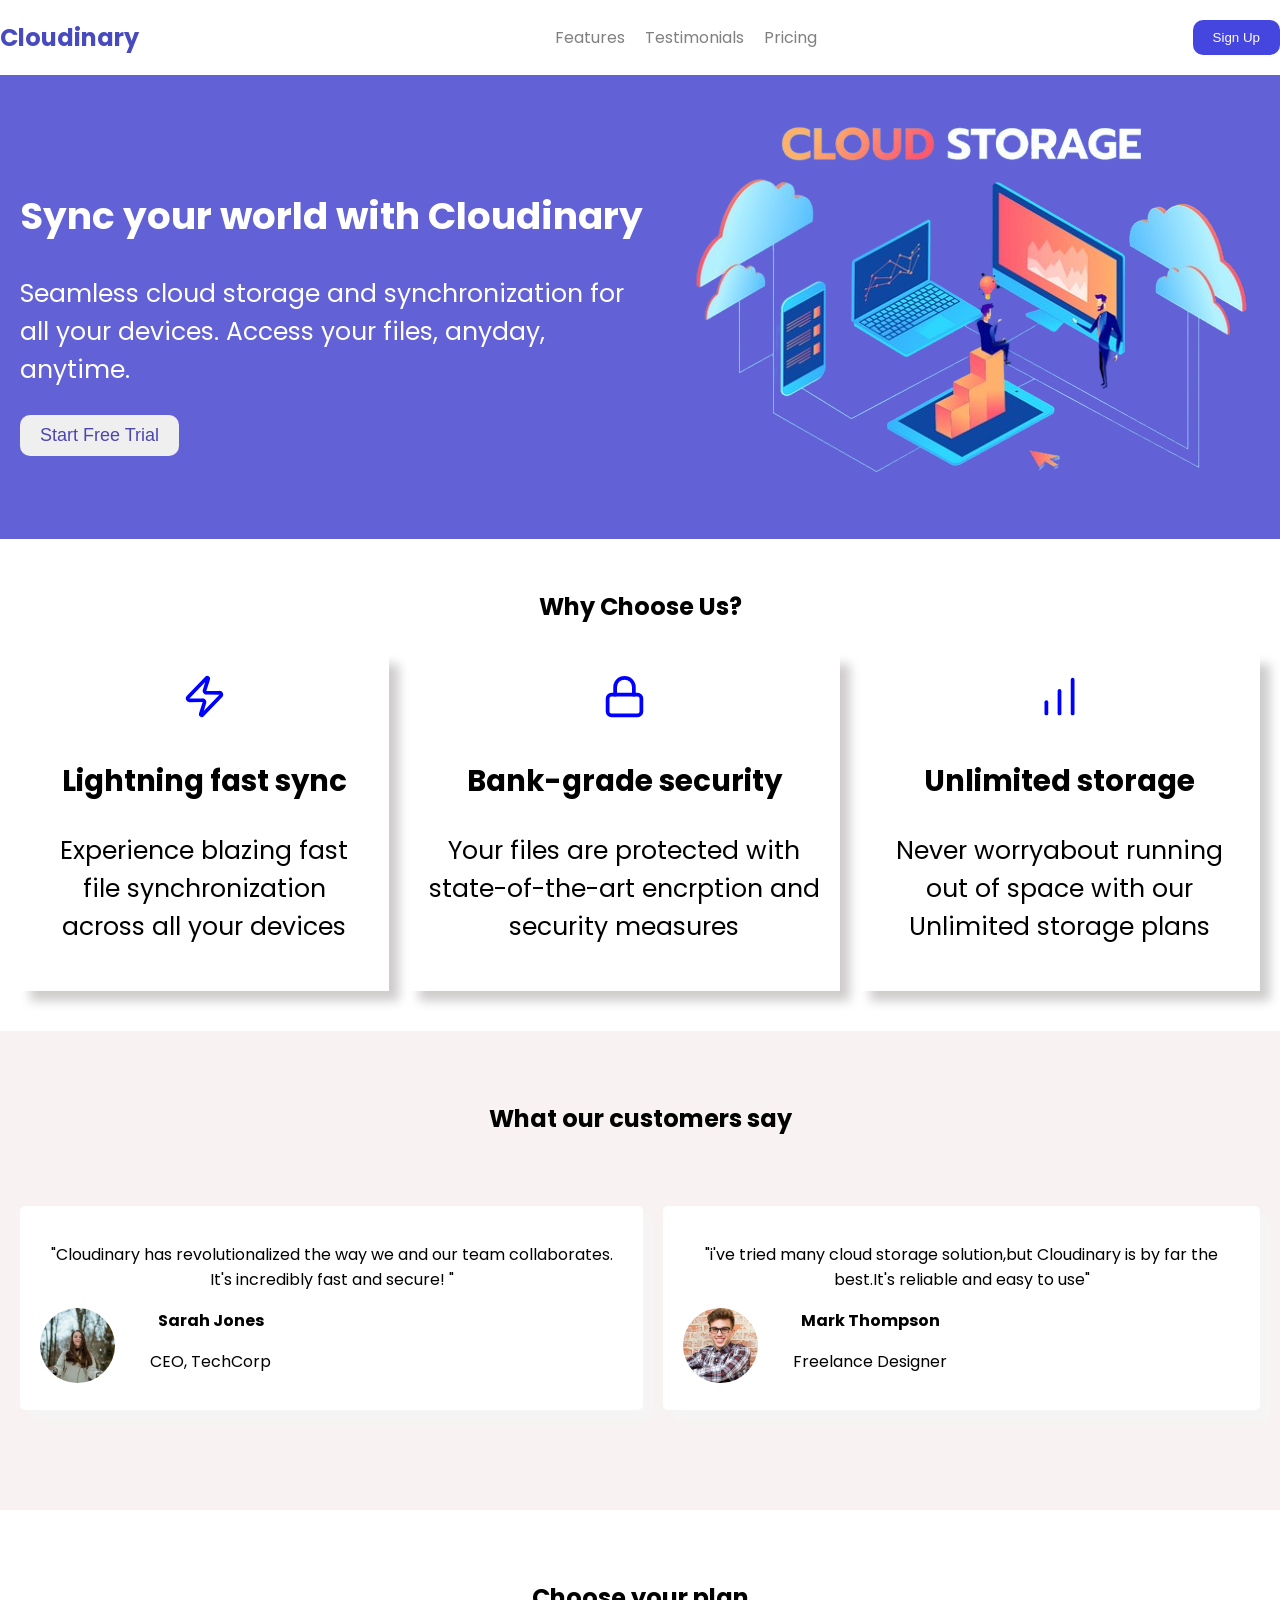
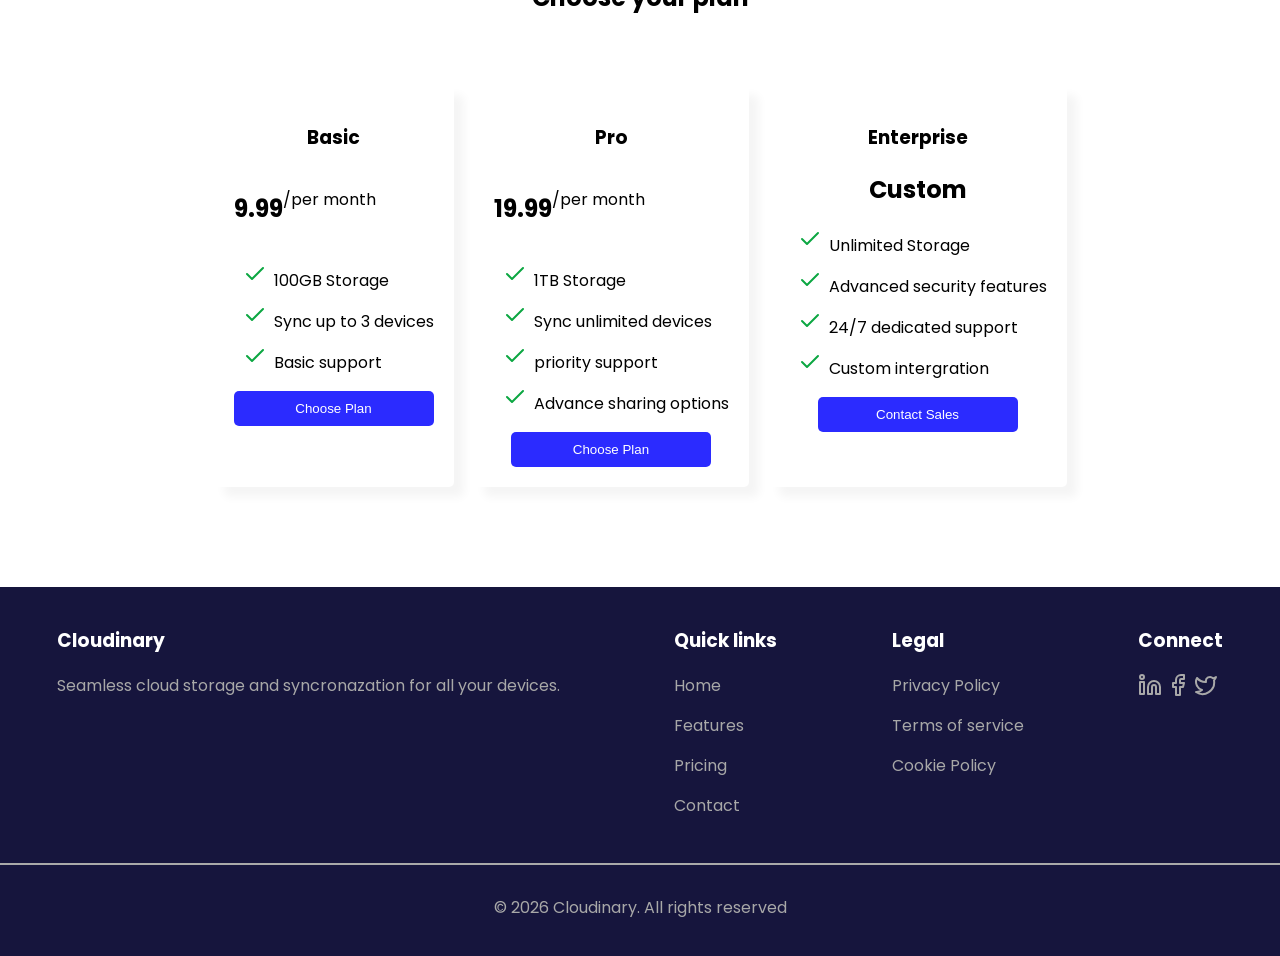
<file: index.html>
<!DOCTYPE html>
<html lang="en">

<head>
    <meta charset="UTF-8">
    <meta name="viewport" content="width=device-width, initial-scale=1.0">
    <link rel="stylesheet" type="text/css" href="index.css">
    <title>Cloudinary | Homepage
    </title>
</head>

<body>


    <nav>

        <div>
            <h1 class="h1tag">Cloudinary</h1>
        </div>

        <div>
            <ul class="nav-list">
                <li><a class="nav-link" href="">Features</a></li>
                <li><a class="nav-link" href="">Testimonials</a></li>
                <li><a class="nav-link" href="">Pricing</a></li>
            </ul>

        </div>

        <div>
            <button class="burron">Sign Up</button>
        </div>
    </nav>



    <!-- Hero section -->

    <section class="hero-section">
        <div>
            <h1>Sync your world with Cloudinary</h1>
            <p>Seamless cloud storage and synchronization for all your devices. Access your files, anyday, anytime.</p>
            <button class="botton2">Start Free Trial</button>
        </div>

        <div class="hero-section-img-div">
            <img src="Image20251018201459.png" alt="">
        </div>

    </section>


    <!-- Why choose us section -->
    <section class="why-choose">
        <h2>Why Choose Us?</h2>
        <div class="why-choose2">

            <div class="reasons-1">
                <svg xmlns="http://www.w3.org/2000/svg" width="45" height="45" viewBox="0 0 24 24" fill="none"
                    stroke="blue" stroke-width="2" stroke-linecap="round" stroke-linejoin="round"
                    class="lucide lucide-zap-icon lucide-zap">
                    <path
                        d="M4 14a1 1 0 0 1-.78-1.63l9.9-10.2a.5.5 0 0 1 .86.46l-1.92 6.02A1 1 0 0 0 13 10h7a1 1 0 0 1 .78 1.63l-9.9 10.2a.5.5 0 0 1-.86-.46l1.92-6.02A1 1 0 0 0 11 14z" />
                </svg>
                <h3>Lightning fast sync</h3>
                <p>Experience blazing fast file synchronization across all your devices</p>
            </div>
            <div class="reasons-1">
                <svg xmlns="http://www.w3.org/2000/svg" width="45" height="45" viewBox="0 0 24 24" fill="none"
                    stroke="blue" stroke-width="2" stroke-linecap="round" stroke-linejoin="round"
                    class="lucide lucide-lock-icon lucide-lock">
                    <rect width="18" height="11" x="3" y="11" rx="2" ry="2" />
                    <path d="M7 11V7a5 5 0 0 1 10 0v4" />
                </svg>
                <h3>Bank-grade security</h3>
                <p>Your files are protected with state-of-the-art encrption and security measures</p>

            </div>
            <div class="reasons-1">
                <svg xmlns="http://www.w3.org/2000/svg" width="45" height="45" viewBox="0 0 24 24" fill="blue"
                    stroke="blue" stroke-width="2" stroke-linecap="round" stroke-linejoin="round"
                    class="lucide lucide-chart-no-axes-column-increasing-icon lucide-chart-no-axes-column-increasing">
                    <path d="M5 21v-6" />
                    <path d="M12 21V9" />
                    <path d="M19 21V3" />
                </svg>
                <h3>Unlimited storage</h3>
                <p>Never worryabout running out of space with our Unlimited storage plans</p>
            </div>
        </div>

    </section>




    <section class="feedback-section">

        <h2>What our customers say</h2>
        <div class="feedback-div">

            <div class="feedback">
                <p>&quot;Cloudinary has revolutionalized the way we and our team collaborates. It's incredibly fast and
                    secure! &quot; </p>
                <div class="feedback-info">
                    <div>
                        <img class="feedback-img" src="Image20260201200125.jpg" height="75" width="75" alt="">
                    </div>

                    <div>
                        <strong>Sarah Jones</strong>

                        <br>

                        <p>CEO, TechCorp</p>
                    </div>
                </div>
            </div>




            <div class="feedback">
                <p>&quot;i've tried many cloud storage solution,but Cloudinary
                    is by far the best.It's reliable and easy to use&quot; </p>
                <div class="feedback-info">
                    <div>
                        <img class="feedback-img" src="Image20260201200134.jpg" height="75" width="75" alt="">
                    </div>

                    <div>
                        <strong>Mark Thompson</strong>

                        <br>

                        <p>Freelance Designer</p>
                    </div>
                </div>
            </div>
        </div>

    </section>
    <section class="plan-section">
        <div>

            <h1>Choose your plan</h1>

        </div>
        <div class="plan-div">
            <div class="plan">
                <h3>Basic</h3>
                <div class="price">
                    <h2>9.99</h2>
                    <p>/per month</p>
                </div>
                <ul>

                    <li>
                        100GB Storage
                    </li>
                    <li>
                        Sync up to 3 devices
                    </li>
                    <li>
                        Basic support
                    </li>
                </ul>
                <button class="button">Choose Plan</button>
            </div>
            <div class="plan">
                <h3>Pro</h3>
                <div class="price">
                    <h2>19.99</h2>
                    <p>/per month</p>
                </div>
                <ul>

                    <li>
                        1TB Storage
                    </li>
                    <li>
                        Sync unlimited devices
                    </li>
                    <li>
                        priority support
                    </li>
                    <li>
                        Advance sharing options
                    </li>
                </ul>
                <button class="button">Choose Plan</button>
            </div>
            <div class="plan">

                <h3>Enterprise</h3>
                <h2>Custom</h2>


                <ul>

                    <li>
                        Unlimited Storage
                    </li>
                    <li>
                        Advanced security features
                    </li>
                    <li>
                        24/7 dedicated support
                    </li>
                    <li>
                        Custom intergration
                    </li>
                </ul>
                <button class="button">Contact Sales</button>
            </div>
        </div>

    </section>
    <footer>
        <div class="footer-container">
            <div class="summary1">

                <h3>Cloudinary</h3>
                <p>Seamless cloud storage and syncronazation for all your devices.</p>

            </div>

            <div>

                <h3>Quick links</h3>
                <ul class="footer-list">

                    <li>Home</li>
                    <li>Features</li>
                    <li>Pricing</li>
                    <li>Contact</li>
                </ul>

            </div>
            <div>

                <h3>Legal</h3>
                <ul class="footer-list">

                    <li>Privacy Policy</li>
                    <li>Terms of service</li>
                    <li>Cookie Policy</li>

                </ul>

            </div>
            <div>
                <h3>Connect </h3>
                <div><svg xmlns="http://www.w3.org/2000/svg" width="24" height="24" viewBox="0 0 24 24" fill="none"
                        stroke="currentColor" stroke-width="2" stroke-linecap="round" stroke-linejoin="round"
                        class="lucide lucide-linkedin-icon lucide-linkedin">
                        <path d="M16 8a6 6 0 0 1 6 6v7h-4v-7a2 2 0 0 0-2-2 2 2 0 0 0-2 2v7h-4v-7a6 6 0 0 1 6-6z" />
                        <rect width="4" height="12" x="2" y="9" />
                        <circle cx="4" cy="4" r="2" />
                    </svg>
                    <svg xmlns="http://www.w3.org/2000/svg" width="24" height="24" viewBox="0 0 24 24" fill="none"
                        stroke="currentColor" stroke-width="2" stroke-linecap="round" stroke-linejoin="round"
                        class="lucide lucide-facebook-icon lucide-facebook">
                        <path d="M18 2h-3a5 5 0 0 0-5 5v3H7v4h3v8h4v-8h3l1-4h-4V7a1 1 0 0 1 1-1h3z" />
                    </svg> <svg xmlns="http://www.w3.org/2000/svg" width="24" height="24" viewBox="0 0 24 24"
                        fill="none" stroke="currentColor" stroke-width="2" stroke-linecap="round"
                        stroke-linejoin="round" class="lucide lucide-twitter-icon lucide-twitter">
                        <path
                            d="M22 4s-.7 2.1-2 3.4c1.6 10-9.4 17.3-18 11.6 2.2.1 4.4-.6 6-2C3 15.5.5 9.6 3 5c2.2 2.6 5.6 4.1 9 4-.9-4.2 4-6.6 7-3.8 1.1 0 3-1.2 3-1.2z" />
                    </svg>
                </div>
            </div>
        </div>
        <div>
            <hr class="footer-line">
            <p class="rights">&COPY; 2026 Cloudinary. All rights reserved</p>
        </div>



    </footer>



</body>

</html>
</file>
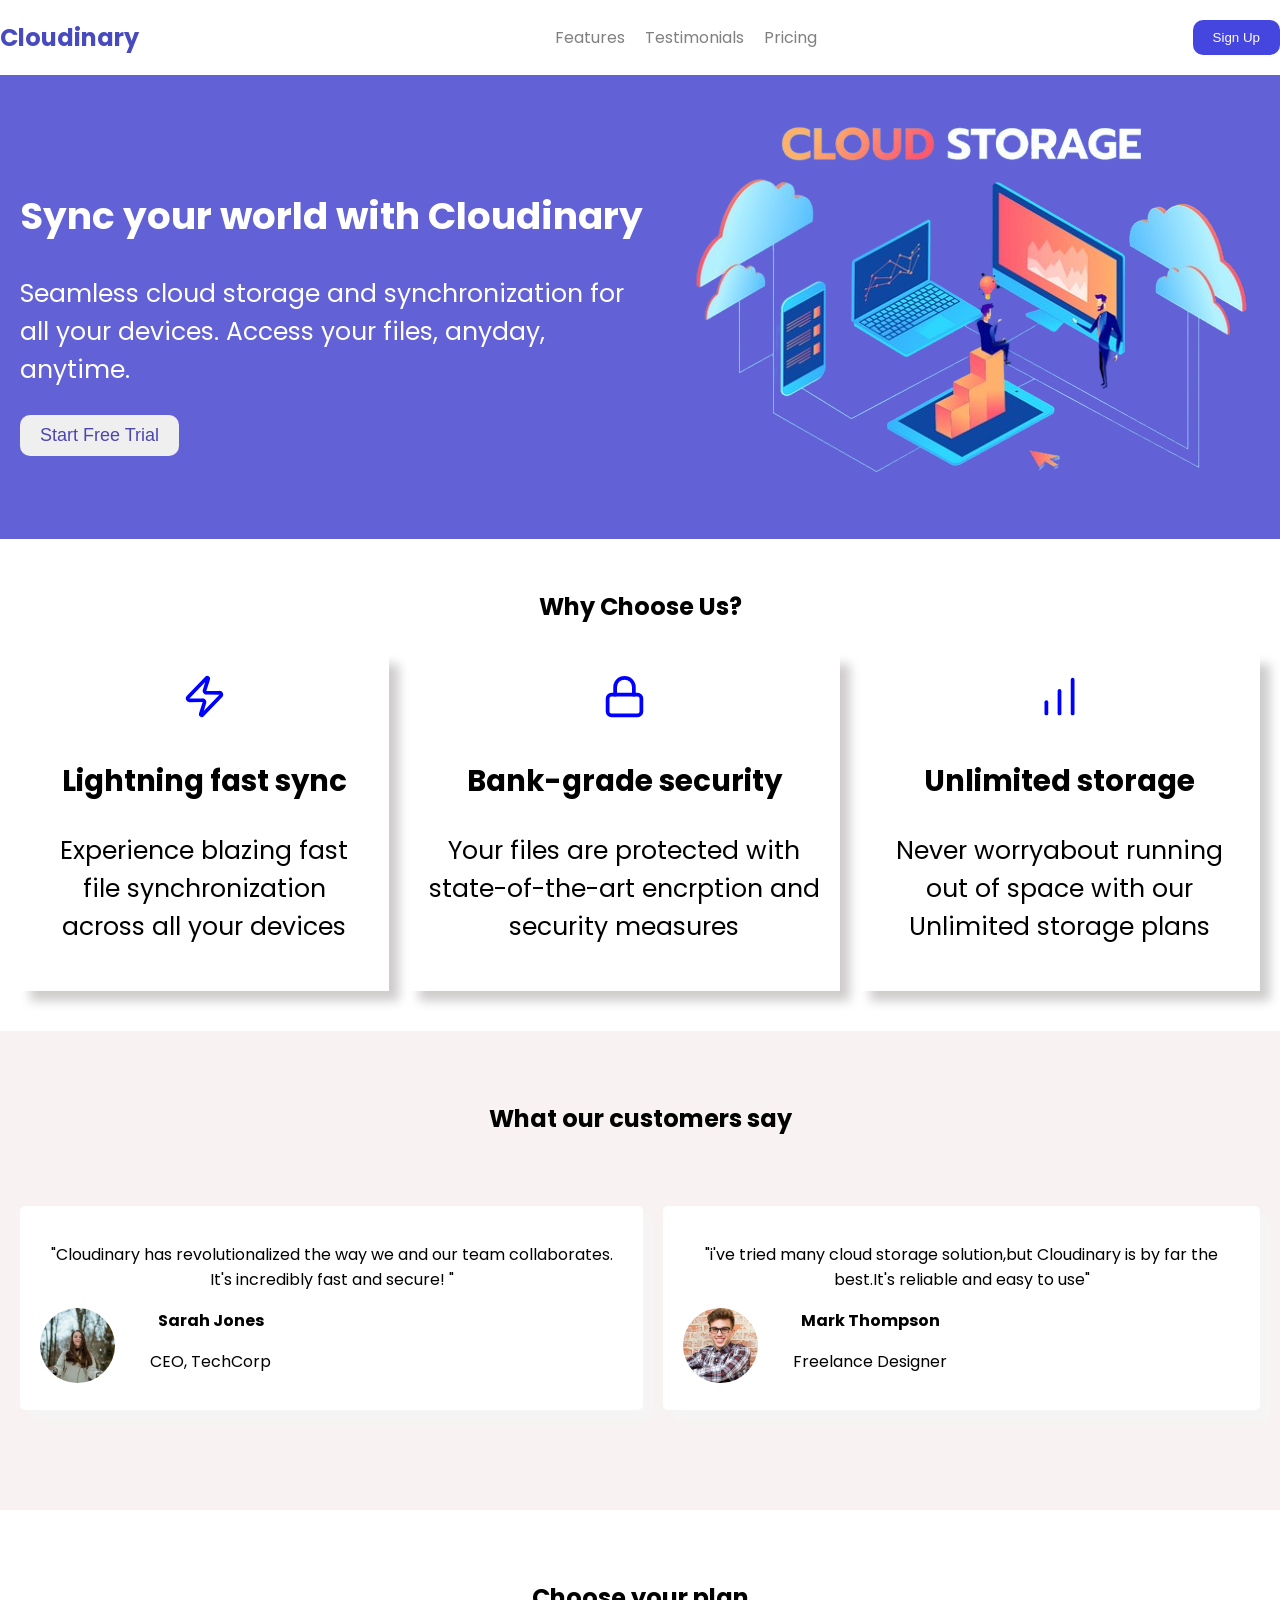
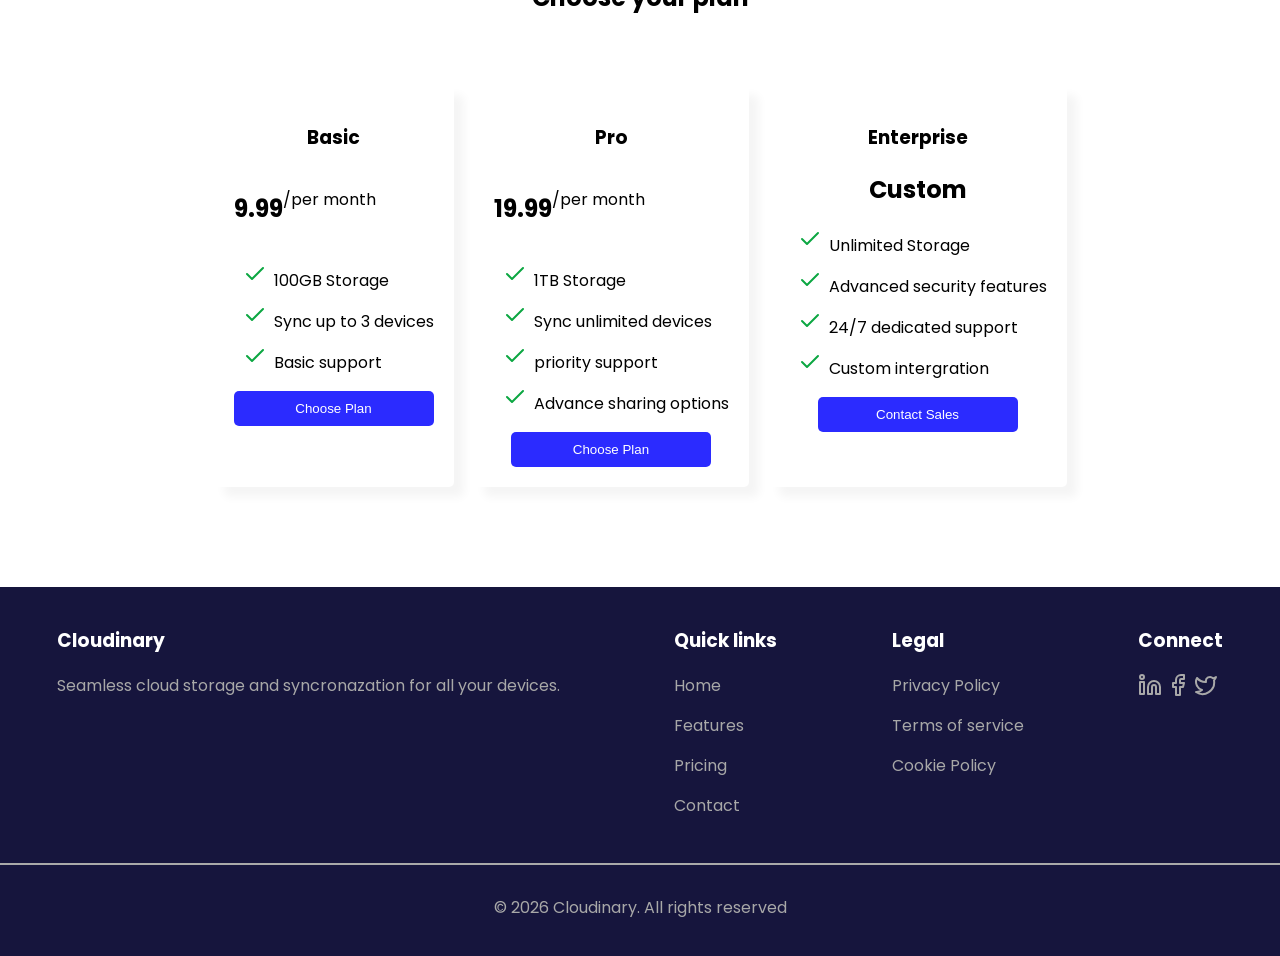
<file: cloudinary.html>
<!DOCTYPE html>
<html lang="en">

<head>
    <meta charset="UTF-8">
    <meta name="viewport" content="width=device-width, initial-scale=1.0">
    <link rel="stylesheet" type="text/css" href="cloudinary.css">
    <title>Cloudinary | Homepage
    </title>
</head>

<body>


    <nav>

        <div>
            <h1 class="h1tag">Cloudinary</h1>
        </div>

        <div>
            <ul class="nav-list">
                <li><a class="nav-link" href="">Features</a></li>
                <li><a class="nav-link" href="">Testimonials</a></li>
                <li><a class="nav-link" href="">Pricing</a></li>
            </ul>

        </div>

        <div>
            <button class="burron">Sign Up</button>
        </div>
    </nav>



    <!-- Hero section -->

    <section class="hero-section">
        <div>
            <h1>Sync your world with Cloudinary</h1>
            <p>Seamless cloud storage and synchronization for all your devices. Access your files, anyday, anytime.</p>
            <button class="botton2">Start Free Trial</button>
        </div>

        <div class="hero-section-img-div">
            <img src="Image20251018201459.png" alt="">
        </div>

    </section>


    <!-- Why choose us section -->
    <section class="why-choose">
        <h2>Why Choose Us?</h2>
        <div class="why-choose2">

            <div class="reasons-1">
                <svg xmlns="http://www.w3.org/2000/svg" width="45" height="45" viewBox="0 0 24 24" fill="none"
                    stroke="blue" stroke-width="2" stroke-linecap="round" stroke-linejoin="round"
                    class="lucide lucide-zap-icon lucide-zap">
                    <path
                        d="M4 14a1 1 0 0 1-.78-1.63l9.9-10.2a.5.5 0 0 1 .86.46l-1.92 6.02A1 1 0 0 0 13 10h7a1 1 0 0 1 .78 1.63l-9.9 10.2a.5.5 0 0 1-.86-.46l1.92-6.02A1 1 0 0 0 11 14z" />
                </svg>
                <h3>Lightning fast sync</h3>
                <p>Experience blazing fast file synchronization across all your devices</p>
            </div>
            <div class="reasons-1">
                <svg xmlns="http://www.w3.org/2000/svg" width="45" height="45" viewBox="0 0 24 24" fill="none"
                    stroke="blue" stroke-width="2" stroke-linecap="round" stroke-linejoin="round"
                    class="lucide lucide-lock-icon lucide-lock">
                    <rect width="18" height="11" x="3" y="11" rx="2" ry="2" />
                    <path d="M7 11V7a5 5 0 0 1 10 0v4" />
                </svg>
                <h3>Bank-grade security</h3>
                <p>Your files are protected with state-of-the-art encrption and security measures</p>

            </div>
            <div class="reasons-1">
                <svg xmlns="http://www.w3.org/2000/svg" width="45" height="45" viewBox="0 0 24 24" fill="blue"
                    stroke="blue" stroke-width="2" stroke-linecap="round" stroke-linejoin="round"
                    class="lucide lucide-chart-no-axes-column-increasing-icon lucide-chart-no-axes-column-increasing">
                    <path d="M5 21v-6" />
                    <path d="M12 21V9" />
                    <path d="M19 21V3" />
                </svg>
                <h3>Unlimited storage</h3>
                <p>Never worryabout running out of space with our Unlimited storage plans</p>
            </div>
        </div>

    </section>




    <section class="feedback-section">

        <h2>What our customers say</h2>
        <div class="feedback-div">

            <div class="feedback">
                <p>&quot;Cloudinary has revolutionalized the way we and our team collaborates. It's incredibly fast and
                    secure! &quot; </p>
                <div class="feedback-info">
                    <div>
                        <img class="feedback-img" src="Image20260201200125.jpg" height="75" width="75" alt="">
                    </div>

                    <div>
                        <strong>Sarah Jones</strong>

                        <br>

                        <p>CEO, TechCorp</p>
                    </div>
                </div>
            </div>




            <div class="feedback">
                <p>&quot;i've tried many cloud storage solution,but Cloudinary
                    is by far the best.It's reliable and easy to use&quot; </p>
                <div class="feedback-info">
                    <div>
                        <img class="feedback-img" src="Image20260201200134.jpg" height="75" width="75" alt="">
                    </div>

                    <div>
                        <strong>Mark Thompson</strong>

                        <br>

                        <p>Freelance Designer</p>
                    </div>
                </div>
            </div>
        </div>

    </section>
    <section class="plan-section">
        <div>

            <h1>Choose your plan</h1>

        </div>
        <div class="plan-div">
            <div class="plan">
                <h3>Basic</h3>
                <div class="price">
                    <h2>9.99</h2>
                    <p>/per month</p>
                </div>
                <ul>

                    <li>
                        100GB Storage
                    </li>
                    <li>
                        Sync up to 3 devices
                    </li>
                    <li>
                        Basic support
                    </li>
                </ul>
                <button class="button">Choose Plan</button>
            </div>
            <div class="plan">
                <h3>Pro</h3>
                <div class="price">
                    <h2>19.99</h2>
                    <p>/per month</p>
                </div>
                <ul>

                    <li>
                        1TB Storage
                    </li>
                    <li>
                        Sync unlimited devices
                    </li>
                    <li>
                        priority support
                    </li>
                    <li>
                        Advance sharing options
                    </li>
                </ul>
                <button class="button">Choose Plan</button>
            </div>
            <div class="plan">

                <h3>Enterprise</h3>
                <h2>Custom</h2>


                <ul>

                    <li>
                        Unlimited Storage
                    </li>
                    <li>
                        Advanced security features
                    </li>
                    <li>
                        24/7 dedicated support
                    </li>
                    <li>
                        Custom intergration
                    </li>
                </ul>
                <button class="button">Contact Sales</button>
            </div>
        </div>

    </section>
    <footer>
        <div class="footer-container">
            <div class="summary1">

                <h3>Cloudinary</h3>
                <p>Seamless cloud storage and syncronazation for all your devices.</p>

            </div>

            <div>

                <h3>Quick links</h3>
                <ul class="footer-list">

                    <li>Home</li>
                    <li>Features</li>
                    <li>Pricing</li>
                    <li>Contact</li>
                </ul>

            </div>
            <div>

                <h3>Legal</h3>
                <ul class="footer-list">

                    <li>Privacy Policy</li>
                    <li>Terms of service</li>
                    <li>Cookie Policy</li>

                </ul>

            </div>
            <div>
                <h3>Connect </h3>
                <div><svg xmlns="http://www.w3.org/2000/svg" width="24" height="24" viewBox="0 0 24 24" fill="none"
                        stroke="currentColor" stroke-width="2" stroke-linecap="round" stroke-linejoin="round"
                        class="lucide lucide-linkedin-icon lucide-linkedin">
                        <path d="M16 8a6 6 0 0 1 6 6v7h-4v-7a2 2 0 0 0-2-2 2 2 0 0 0-2 2v7h-4v-7a6 6 0 0 1 6-6z" />
                        <rect width="4" height="12" x="2" y="9" />
                        <circle cx="4" cy="4" r="2" />
                    </svg>
                    <svg xmlns="http://www.w3.org/2000/svg" width="24" height="24" viewBox="0 0 24 24" fill="none"
                        stroke="currentColor" stroke-width="2" stroke-linecap="round" stroke-linejoin="round"
                        class="lucide lucide-facebook-icon lucide-facebook">
                        <path d="M18 2h-3a5 5 0 0 0-5 5v3H7v4h3v8h4v-8h3l1-4h-4V7a1 1 0 0 1 1-1h3z" />
                    </svg> <svg xmlns="http://www.w3.org/2000/svg" width="24" height="24" viewBox="0 0 24 24"
                        fill="none" stroke="currentColor" stroke-width="2" stroke-linecap="round"
                        stroke-linejoin="round" class="lucide lucide-twitter-icon lucide-twitter">
                        <path
                            d="M22 4s-.7 2.1-2 3.4c1.6 10-9.4 17.3-18 11.6 2.2.1 4.4-.6 6-2C3 15.5.5 9.6 3 5c2.2 2.6 5.6 4.1 9 4-.9-4.2 4-6.6 7-3.8 1.1 0 3-1.2 3-1.2z" />
                    </svg>
                </div>
            </div>
        </div>
        <div>
            <hr class="footer-line">
            <p class="rights">&COPY; 2026 Cloudinary. All rights reserved</p>
        </div>



    </footer>



</body>

</html>
</file>
<file: index.css>
@import url('https://fonts.googleapis.com/css2?family=Poppins:ital,wght@0,100;0,200;0,300;0,400;0,500;0,600;0,700;0,800;0,900;1,100;1,200;1,300;1,400;1,500;1,600;1,700;1,800;1,900&display=swap');
body,html{
    font-family: "poppins";
    margin: 0;
    padding: 0;
}


nav {

    justify-content: space-between;
    display: flex;
    align-items: center;

}

.nav-list {
    gap: 20px;
    display: flex;

    list-style: none;

}

.h1tag {

    color: rgb(72, 74, 192);

}

.burron {
    padding-left: 20px;
    padding-right: 20px;
    padding-top: 10px;
    padding-bottom: 10px;
    color: rgb(255, 255, 255);
    background-color: rgb(69, 69, 223);
    border-radius: 10px;
    border: none;

}

.nav-link {
    text-decoration: none;
    color: grey;
}

.hero-section {
    background-color: rgb(98, 98, 214);
    display: flex;
    justify-content: space-around;
    font-size: 25px;
    align-items: center;
    padding-top: 30px;
    padding-bottom: 30px;
    padding-left: 20px;

    color: white;
}



.botton2 {
    padding-left: 20px;
    padding-right: 20px;
    padding-top: 10px;
    padding-bottom: 10px;
    color: rgb(77, 70, 175);
    /* background-color: rgb(69, 69, 223); */
    border-radius: 10px;
    border: none;
    font-size: large;
}

.why-choose {
    padding-top: 30px;
    padding-bottom: 30px;
    padding-left: 20px;
    padding-right: 20px;

    text-align: center;
}

.why-choose2 {
    display: flex;
    padding-top: 10px;
    padding-bottom: 10px;

    font-size: 25px;
    align-items: center;
    gap: 20px;

}

.reasons-1 {
    box-shadow: 10px 10px 10px rgb(207, 204, 204);
    padding-top: 20px;
    padding-bottom: 20px;
    padding-left: 20px;
    padding-right: 20px;

}

.feedback-section {

    
    padding-top: 50px;
    padding-bottom: 50px;

    padding-left: 20px;
    padding-right: 20px;
    background-color: rgb(248, 242, 242);


    text-align: center;
}

.feedback {
    padding-top: 20px;
    padding-bottom: 20px;
    padding-left: 20px;
    padding-right: 20px;

    align-items: center;

    box-shadow: 10px 10px 10px rgb(245, 245, 245);

    background-color: white;

    border-radius: 5px;

}

.feedback-div {
    display: flex;

    gap: 20px;
    padding-top: 50px;
    padding-bottom: 50px;
    justify-content: space-around;


}

.feedback-info {
    display: flex;
    align-items: center;
}
.feedback-img{
    margin-right: 35px;
    border-radius: 50%;
}

















.plan-section {


    padding-top: 50px;
    padding-bottom: 50px;

    padding-left: 20px;
    padding-right: 20px;



    text-align: center;
}

.plan {



    padding-top: 20px;
    padding-bottom: 20px;
    padding-left: 20px;
    padding-right: 20px;

    align-items: center;

    box-shadow: 10px 10px 10px rgb(245, 245, 245);

    background-color: white;

    border-radius: 5px;

}

.plan-div {
    display: flex;

    gap: 20px;
    padding-top: 50px;
    padding-bottom: 50px;
    justify-content: center;
}

.plan ul li {
list-style-image: url(check\ \(1\).svg);
text-align: left;
margin-bottom: 10px;
}

.price {
    display: flex;
}

.button {
    background-color: rgb(43, 43, 255);
    border-radius: 5px;
     padding-top: 10px;
    padding-bottom: 10px;
    padding-left: 10px;
    padding-right: 10px;
    color: white;
    width: 200px;
    border: none;

}

footer {
    background-color: rgb(22, 21, 61);
    color: rgb(168, 168, 168);
    padding-top: 20px;
    padding-bottom: 20px;
    
}


.footer-container {
    display: flex;


    justify-content: space-around;
}

.rights {
    text-align: center;
}

.footer-list {
    list-style: none;
    margin: 0;
    padding: 0;


}

footer h3 {
    color: white;
}

.footer-line {
    background-color: darkgrey;
    height: 2px;
    border: none;
    margin-top: 30px;
    margin-bottom: 30px;
}
.footer-list li{
    margin-bottom:15px ;
}




@media screen and (max-width: 600px){
    
    .why-choose2{
        flex-direction: column;
        
        
    }
    
    .hero-section{
        flex-direction: column;
    }

    .hero-section-img-div{

        margin-top: 25px;

        
    }
    .plan-div{
        flex-direction: column;
    }

    .footer-container{
        flex-direction: column;

        padding-left: 80px;
    }
    .hero-section-img-div img{
        width: 96%;
    }


    .feedback-div{
        flex-direction: column;

    }

    }
</file>
<file: cloudinary.css>
@import url('https://fonts.googleapis.com/css2?family=Poppins:ital,wght@0,100;0,200;0,300;0,400;0,500;0,600;0,700;0,800;0,900;1,100;1,200;1,300;1,400;1,500;1,600;1,700;1,800;1,900&display=swap');
body,html{
    font-family: "poppins";
    margin: 0;
    padding: 0;
}


nav {

    justify-content: space-between;
    display: flex;
    align-items: center;

}

.nav-list {
    gap: 20px;
    display: flex;

    list-style: none;

}

.h1tag {

    color: rgb(72, 74, 192);

}

.burron {
    padding-left: 20px;
    padding-right: 20px;
    padding-top: 10px;
    padding-bottom: 10px;
    color: rgb(255, 255, 255);
    background-color: rgb(69, 69, 223);
    border-radius: 10px;
    border: none;

}

.nav-link {
    text-decoration: none;
    color: grey;
}

.hero-section {
    background-color: rgb(98, 98, 214);
    display: flex;
    justify-content: space-around;
    font-size: 25px;
    align-items: center;
    padding-top: 30px;
    padding-bottom: 30px;
    padding-left: 20px;

    color: white;
}



.botton2 {
    padding-left: 20px;
    padding-right: 20px;
    padding-top: 10px;
    padding-bottom: 10px;
    color: rgb(77, 70, 175);
    /* background-color: rgb(69, 69, 223); */
    border-radius: 10px;
    border: none;
    font-size: large;
}

.why-choose {
    padding-top: 30px;
    padding-bottom: 30px;
    padding-left: 20px;
    padding-right: 20px;

    text-align: center;
}

.why-choose2 {
    display: flex;
    padding-top: 10px;
    padding-bottom: 10px;

    font-size: 25px;
    align-items: center;
    gap: 20px;

}

.reasons-1 {
    box-shadow: 10px 10px 10px rgb(207, 204, 204);
    padding-top: 20px;
    padding-bottom: 20px;
    padding-left: 20px;
    padding-right: 20px;

}

.feedback-section {

    
    padding-top: 50px;
    padding-bottom: 50px;

    padding-left: 20px;
    padding-right: 20px;
    background-color: rgb(248, 242, 242);


    text-align: center;
}

.feedback {
    padding-top: 20px;
    padding-bottom: 20px;
    padding-left: 20px;
    padding-right: 20px;

    align-items: center;

    box-shadow: 10px 10px 10px rgb(245, 245, 245);

    background-color: white;

    border-radius: 5px;

}

.feedback-div {
    display: flex;

    gap: 20px;
    padding-top: 50px;
    padding-bottom: 50px;
    justify-content: space-around;


}

.feedback-info {
    display: flex;
    align-items: center;
}
.feedback-img{
    margin-right: 35px;
    border-radius: 50%;
}

















.plan-section {


    padding-top: 50px;
    padding-bottom: 50px;

    padding-left: 20px;
    padding-right: 20px;



    text-align: center;
}

.plan {



    padding-top: 20px;
    padding-bottom: 20px;
    padding-left: 20px;
    padding-right: 20px;

    align-items: center;

    box-shadow: 10px 10px 10px rgb(245, 245, 245);

    background-color: white;

    border-radius: 5px;

}

.plan-div {
    display: flex;

    gap: 20px;
    padding-top: 50px;
    padding-bottom: 50px;
    justify-content: center;
}

.plan ul li {
list-style-image: url(check\ \(1\).svg);
text-align: left;
margin-bottom: 10px;
}

.price {
    display: flex;
}

.button {
    background-color: rgb(43, 43, 255);
    border-radius: 5px;
     padding-top: 10px;
    padding-bottom: 10px;
    padding-left: 10px;
    padding-right: 10px;
    color: white;
    width: 200px;
    border: none;

}

footer {
    background-color: rgb(22, 21, 61);
    color: rgb(168, 168, 168);
    padding-top: 20px;
    padding-bottom: 20px;
    
}


.footer-container {
    display: flex;


    justify-content: space-around;
}

.rights {
    text-align: center;
}

.footer-list {
    list-style: none;
    margin: 0;
    padding: 0;


}

footer h3 {
    color: white;
}

.footer-line {
    background-color: darkgrey;
    height: 2px;
    border: none;
    margin-top: 30px;
    margin-bottom: 30px;
}
.footer-list li{
    margin-bottom:15px ;
}




@media screen and (max-width: 600px){
    
    .why-choose2{
        flex-direction: column;
        
        
    }
    
    .hero-section{
        flex-direction: column;
    }

    .hero-section-img-div{

        margin-top: 25px;

        
    }
    .plan-div{
        flex-direction: column;
    }

    .footer-container{
        flex-direction: column;

        padding-left: 80px;
    }
    .hero-section-img-div img{
        width: 96%;
    }


    .feedback-div{
        flex-direction: column;

    }

    }
</file>
